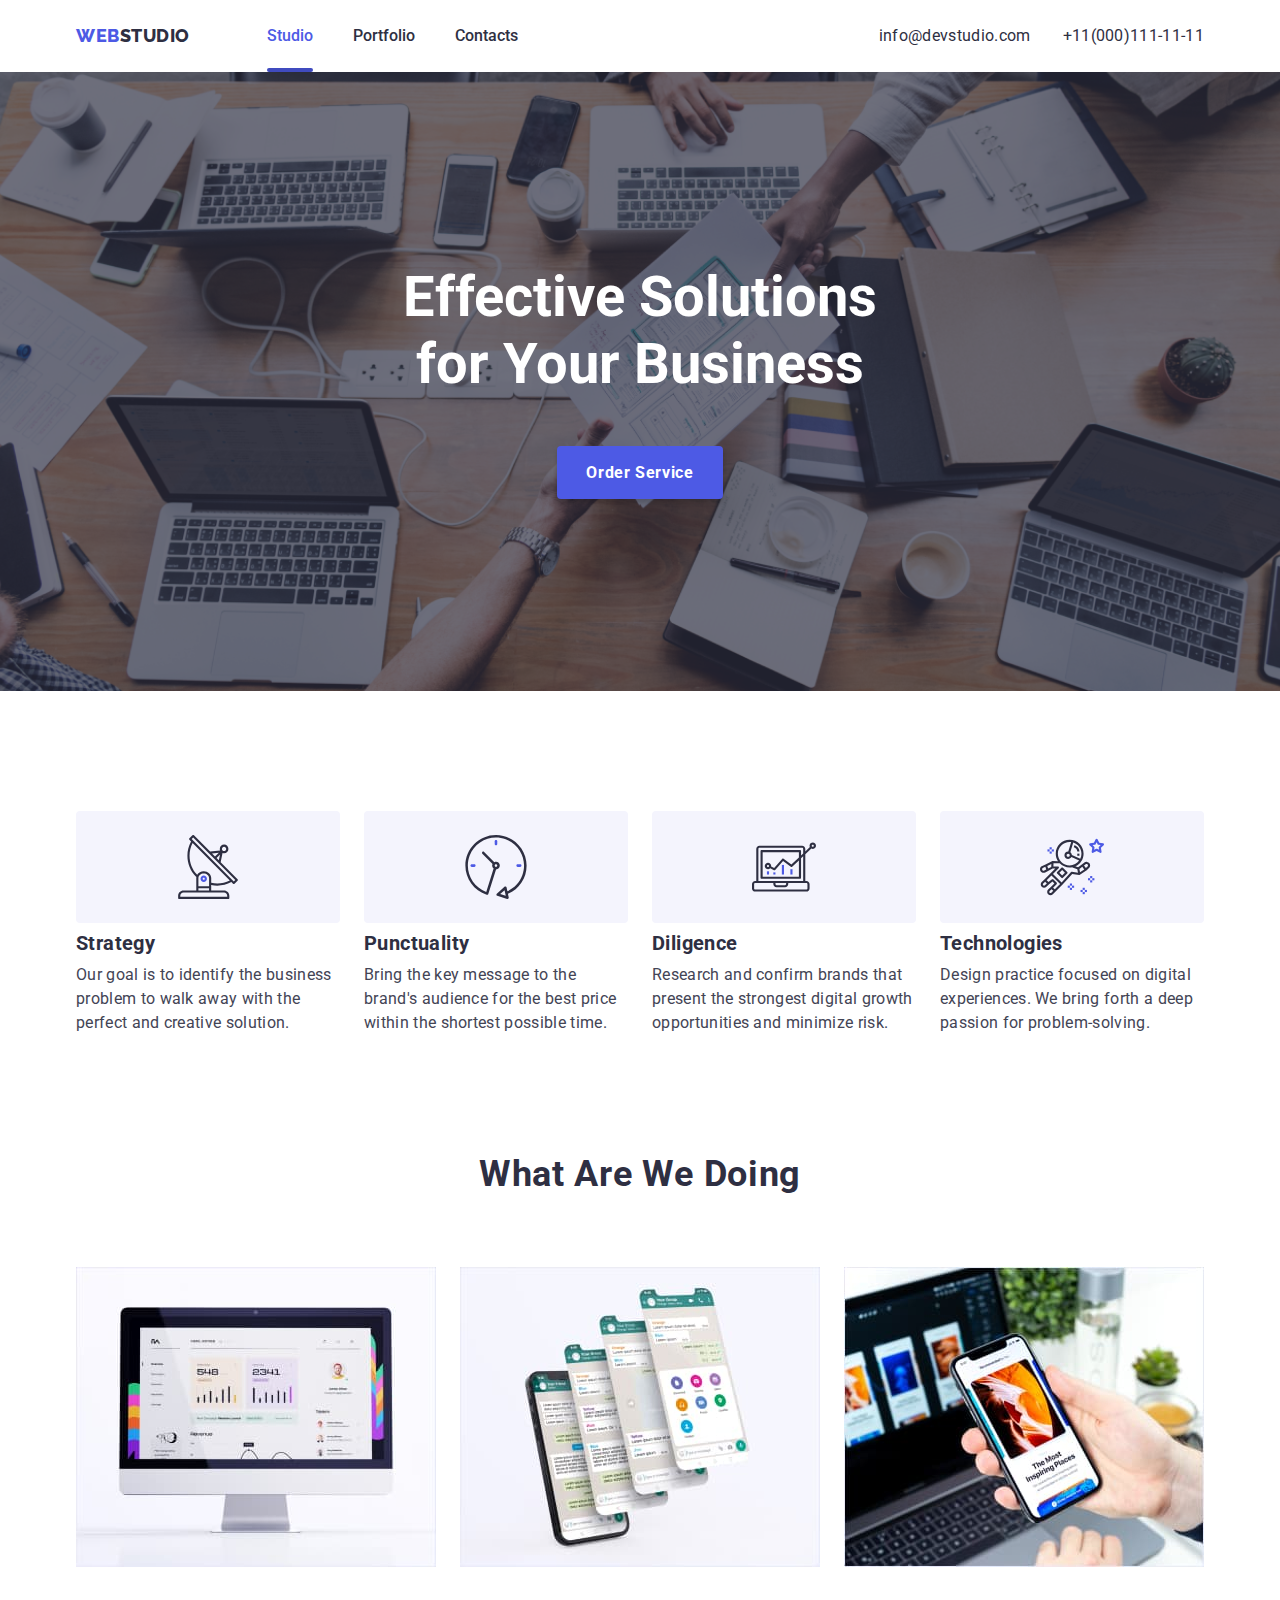
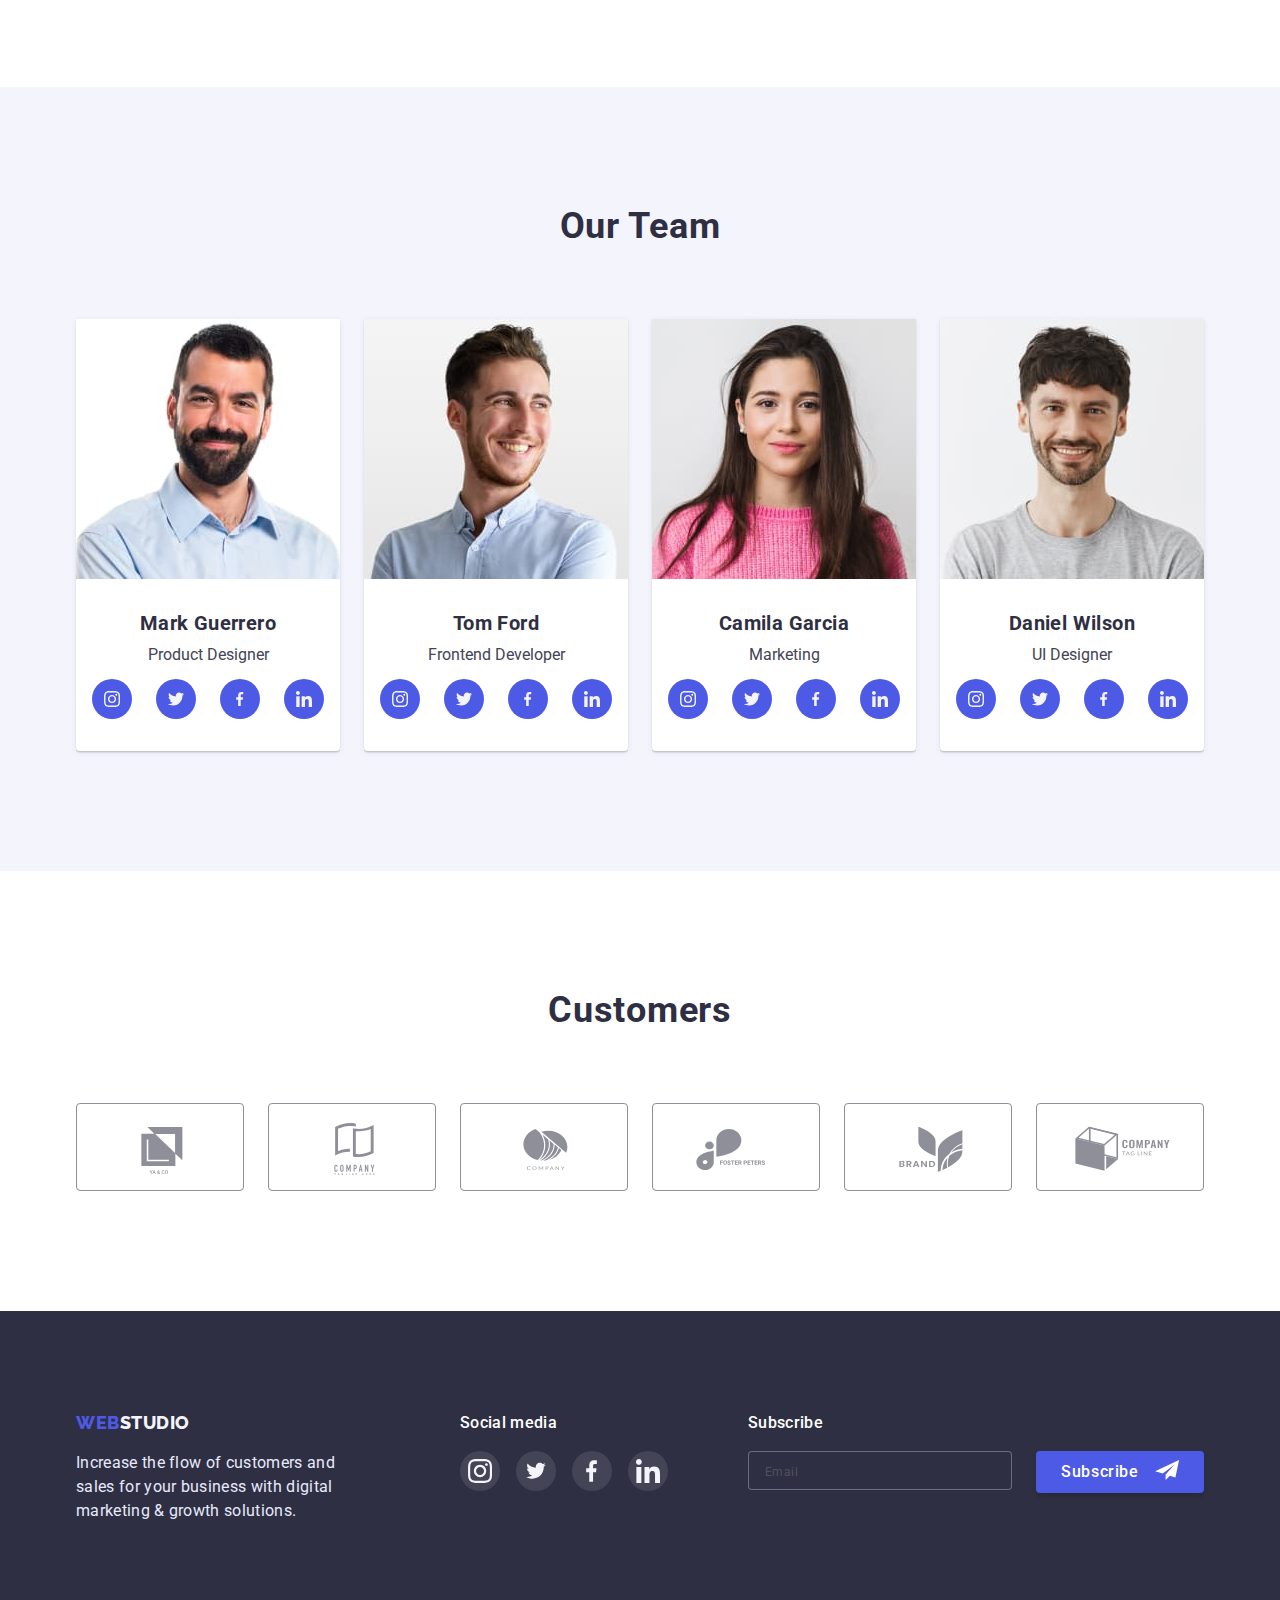
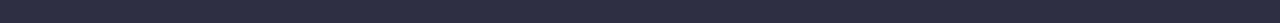
<file: index.html>
<!DOCTYPE html>
<html lang="en">
  <head>
    <meta charset="UTF-8" />
    <meta http-equiv="X-UA-Compatible" content="IE=edge" />
    <meta name="viewport" content="width=device-width, initial-scale=1.0" />
    <link rel="preconnect" href="https://fonts.googleapis.com" />
    <link rel="preconnect" href="https://fonts.gstatic.com" crossorigin />
    <link
      href="https://fonts.googleapis.com/css2?family=Raleway:wght@800&family=Roboto:wght@400;500;700;900&display=swap"
      rel="stylesheet" />
    <link
      rel="stylesheet"
      href="https://cdnjs.cloudflare.com/ajax/libs/modern-normalize/1.1.0/modern-normalize.css" />
    <link rel="stylesheet" href="css/styles.css" />
    <title>Web Studio</title>
  </head>
  <body>
    <header>
      <div class="container">
        <nav>
          <a href="" class="web">WEB<span class="studio">STUDIO</span></a>
          <ul class="navigation">
            <li>
              <a href="./index.html" class="link-menu active">Studio</a>
            </li>
            <li>
              <a href="./portfolio.html" class="link-menu">Portfolio</a>
            </li>
            <li><a href="" class="link-menu">Contacts</a></li>
          </ul>
        </nav>
        <ul class="contacts">
          <li>
            <a href="mail:info@devstudio.com" class="link-mail"
              >info@devstudio.com</a
            >
          </li>
          <li>
            <a href="tel:+11(000)111-11-11" class="link-tel"
              >+11(000)111-11-11</a
            >
          </li>
        </ul>
      </div>
    </header>
    <main>
      <section class="hero">
        <h1 class="solutions">Effective Solutions for Your Business</h1>
        <button type="button" class="button" data-modal-open>
          Order Service
        </button>    
      </section>
      <section class="section">
        <div class="container">
          <ul class="section-text">
            <li>
              <div class="anten-background">
                <svg class="anten">
                  <use href="images/icons.svg#icon-anten"></use>
                </svg>
              </div>
              <h3 class="feature">Strategy</h3>
              <p class="feature-text">
                Our goal is to identify the business problem to walk away with
                the perfect and creative solution.
              </p>
            </li>
            <li>
              <div class="clock-background">
                <svg class="clock">
                  <use href="images/icons.svg#icon-clock"></use>
                </svg>
              </div>
              <h3 class="feature">Punctuality</h3>
              <p class="feature-text">
                Bring the key message to the brand's audience for the best price
                within the shortest possible time.
              </p>
            </li>
            <li>
              <div class="notebook-background">
                <svg class="notebook">
                  <use href="images/icons.svg#icon-notebook"></use>
                </svg>
              </div>
              <h3 class="feature">Diligence</h3>
              <p class="feature-text">
                Research and confirm brands that present the strongest digital
                growth opportunities and minimize risk.
              </p>
            </li>
            <li>
              <div class="astronaut-background">
                <svg class="astronaut">
                  <use href="images/icons.svg#icon-astronaut"></use>
                </svg>
              </div>
              <h3 class="feature">Technologies</h3>
              <p class="feature-text">
                Design practice focused on digital experiences. We bring forth a
                deep passion for problem-solving.
              </p>
            </li>
          </ul>
        </div>
      </section>
      <section class="section-what">
        <div class="container">
          <h2 class="title-what">What Are We Doing</h2>
          <ul class="section-text">
            <li>
              <img
                src="images/computer.jpg"
                alt="Computer"
                width="360"
                height="300" />
            </li>
            <li>
              <img
                src="images/phone.jpg"
                alt="phone"
                width="360"
                height="300" />
            </li>
            <li>
              <img
                src="images/pc.jpg"
                alt="Phone and Computer"
                width="360"
                height="300" />
            </li>
          </ul>
        </div>
      </section>
      <section class="background-team section">
        <div class="container">
          <h2 class="title-team">Our Team</h2>
          <ul class="our-team">
            <li class="personal">
              <img
                src="images/mark.jpg"
                alt="Product Designer"
                width="264"
                height="260" />
              <h3 class="feature-team">Mark Guerrero</h3>
              <p class="team">Product Designer</p>
              <ul class="social-menu">
                <li class="social-icons">
                  <a class="social-link" href="" rel="instagram">
                    <svg class="instagram">
                      <use href="images/icons.svg#icon-instagram"></use>
                    </svg>
                  </a>
                </li>
                <li class="social-icons">
                  <a class="social-link" href="" rel="twitter">
                    <svg class="twitter">
                      <use href="images/icons.svg#icon-twitter"></use>
                    </svg>
                  </a>
                </li>
                <li class="social-icons">
                  <a class="social-link" href="" rel="facebook">
                    <svg class="facebook">
                      <use href="images/icons.svg#icon-facebook"></use>
                    </svg>
                  </a>
                </li>
                <li class="social-icons">
                  <a class="social-link" href="" rel="linkedin">
                    <svg class="linkedin">
                      <use href="images/icons.svg#icon-linkedin"></use>
                    </svg>
                  </a>
                </li>
              </ul>
            </li>
            <li class="personal">
              <img
                src="images/tom.jpg"
                alt="Frontend Developer"
                width="264"
                height="260" />
              <h3 class="feature-team">Tom Ford</h3>
              <p class="team">Frontend Developer</p>
              <div>
                <ul class="social-menu">
                  <li class="social-icons">
                    <a class="social-link" href="" rel="instagram">
                      <svg class="instagram">
                        <use href="images/icons.svg#icon-instagram"></use>
                      </svg>
                    </a>
                  </li>
                  <li class="social-icons">
                    <a class="social-link" href="" rel="twitter">
                      <svg class="twitter">
                        <use href="images/icons.svg#icon-twitter"></use>
                      </svg>
                    </a>
                  </li>
                  <li class="social-icons">
                    <a class="social-link" href="" rel="facebook">
                      <svg class="facebook">
                        <use href="images/icons.svg#icon-facebook"></use>
                      </svg>
                    </a>
                  </li>
                  <li class="social-icons">
                    <a class="social-link" href="" rel="linkedin">
                      <svg class="linkedin">
                        <use href="images/icons.svg#icon-linkedin"></use>
                      </svg>
                    </a>
                  </li>
                </ul>
              </div>
            </li>
            <li class="personal">
              <img
                src="images/camila.jpg"
                alt="Marketing"
                width="264"
                height="260" />
              <h3 class="feature-team">Camila Garcia</h3>
              <p class="team">Marketing</p>
              <div>
                <ul class="social-menu">
                  <li class="social-icons">
                    <a class="social-link" href="" rel="instagram">
                      <svg class="instagram">
                        <use href="images/icons.svg#icon-instagram"></use>
                      </svg>
                    </a>
                  </li>
                  <li class="social-icons">
                    <a class="social-link" href="" rel="twitter">
                      <svg class="twitter">
                        <use href="images/icons.svg#icon-twitter"></use>
                      </svg>
                    </a>
                  </li>
                  <li class="social-icons">
                    <a class="social-link" href="" rel="facebook">
                      <svg class="facebook">
                        <use href="images/icons.svg#icon-facebook"></use>
                      </svg>
                    </a>
                  </li>
                  <li class="social-icons">
                    <a class="social-link" href="" rel="linkedin">
                      <svg class="linkedin">
                        <use href="images/icons.svg#icon-linkedin"></use>
                      </svg>
                    </a>
                  </li>
                </ul>
              </div>
            </li>
            <li class="personal">
              <img
                src="images/daniel.jpg"
                alt="UI Designer"
                width="264"
                height="260" />
              <h3 class="feature-team">Daniel Wilson</h3>
              <p class="team">UI Designer</p>
              <div>
                <ul class="social-menu">
                  <li class="social-icons">
                    <a class="social-link" href="" rel="instagram">
                      <svg class="instagram">
                        <use href="images/icons.svg#icon-instagram"></use>
                      </svg>
                    </a>
                  </li>
                  <li class="social-icons">
                    <a class="social-link" href="" rel="twitter">
                      <svg class="twitter">
                        <use href="images/icons.svg#icon-twitter"></use>
                      </svg>
                    </a>
                  </li>
                  <li class="social-icons">
                    <a class="social-link" href="" rel="facebook">
                      <svg class="facebook">
                        <use href="images/icons.svg#icon-facebook"></use>
                      </svg>
                    </a>
                  </li>
                  <li class="social-icons">
                    <a class="social-link" href="" rel="linkedin">
                      <svg class="linkedin">
                        <use href="images/icons.svg#icon-linkedin"></use>
                      </svg>
                    </a>
                  </li>
                </ul>
              </div>
            </li>
          </ul>
        </div>
      </section>
      <section class="section">
        <div class="container">
          <h2 class="title-team">Customers</h2>
          <ul class="customers">
            <li class="customers-background">
              <a class="customers-link" href="" rel="YA CO">
                <svg class="YA-CO">
                  <use href="images/icons.svg#icon-YA--CO"></use>
                </svg>
              </a>
            </li>
            <li class="customers-background">
              <a class="customers-link" href="" rel="company tagline here">
                <svg class="tagline-here">
                  <use href="images/icons.svg#icon-company-tagline-here"></use>
                </svg>
              </a>
            </li>
            <li class="customers-background">
              <a class="customers-link" href="" rel="company">
                <svg class="company">
                  <use href="images/icons.svg#icon-company"></use>
                </svg>
              </a>
            </li>
            <li class="customers-background">
              <a class="customers-link" href="" rel="foster peters">
                <svg class="foster-peters">
                  <use href="images/icons.svg#icon-foster-peters"></use>
                </svg>
              </a>
            </li>
            <li class="customers-background">
              <a class="customers-link" href="" rel="brand">
                <svg class="brand">
                  <use href="images/icons.svg#icon-brand"></use>
                </svg>
              </a>
            </li>
            <li class="customers-background">
              <a class="customers-link" href="" rel="company tag line">
                <svg class="tag-line">
                  <use href="images/icons.svg#icon-company-tag-line"></use>
                </svg>
              </a>
            </li>
          </ul>
        </div>
      </section>
    </main>
    <footer class="footer">
      <div class="container flex-footer">
        <div>
          <a href="" class="footer-web"
            >WEB<span class="footer-studio">STUDIO</span></a
          >
          <p class="footer-text">
            Increase the flow of customers and sales for your business with
            digital marketing & growth solutions.
          </p>
        </div>
        <div class="footer-social">
          <h3 class="social-media">Social media</h3>
          <ul class="social-menu-footer">
            <li class="social-icons-footer">
              <a class="social-footer-link" href="" rel="instagram">
                <svg class="instagram-footer">
                  <use href="images/icons.svg#icon-instagram"></use>
                </svg>
              </a>
            </li>
            <li class="social-icons-footer">
              <a class="social-footer-link" href="" rel="twitter">
                <svg class="twitter-footer">
                  <use href="images/icons.svg#icon-twitter"></use>
                </svg>
              </a>
            </li>
            <li class="social-icons-footer">
              <a class="social-footer-link" href="" rel="facebook">
                <svg class="facebook-footer">
                  <use href="images/icons.svg#icon-facebook"></use>
                </svg>
              </a>
            </li>
            <li class="social-icons-footer">
              <a class="social-footer-link" href="" rel="linkedin">
                <svg class="linkedin-footer">
                  <use href="images/icons.svg#icon-linkedin"></use>
                </svg>
              </a>
            </li>
          </ul>
        </div>
      <div class="footer-form-fild"> 
        <p class="footer-form">Subscribe</p>       
        <form class="footer-form">
         <label> 
           <input type="email" name="email" id="email" placeholder="Email" />
           </label>                   
          <button tupe="submit" class="subscribe">Subscribe
            <svg class="svg-subscrible" width="24" height="20">
              <use href="images/icons.svg#icon-icon-send"></use>
            </svg>
          </button>
        </form>
      </div>
      </div>
    </footer>    
    <div class="backdrop is-hidden" data-modal>
      <div class="modal">        
        <button class="button-close" data-modal-close type="button">          
          <svg class="close">
            <use href="images/icons.svg#icon-x"></use>
           </svg>  
        </button>
        <h3 class="form-titel">Leave your contacts and we will call you back</h3>
        <form class="form">
          <span class="form-label">Name</span>
            <label>
             <div class="form-fild">             
          <input class="form-input" type="text" name="name" id= "name"/>  
           <svg class="svg-form" width="18" height="18">
            <use href="images/icons.svg#icon-name"></use>
          </svg>                 
          </div></label>
          <span class="form-label">Phone</span>
           <label>          
           <div class="form-fild">                    
          <input class="form-input" type="tel" name="tel" id="tel" />
          <svg class="svg-form" width="18" height="18">
              <use href="images/icons.svg#icon-phone-3"></use>
            </svg>
          </div></label>
          <span class="form-label">Email</span>
          <label>            
          <div class="form-fild">                          
          <input class="form-input" type="email" name="email" id="email" />
           <svg class="svg-form" width="18" height="18">
              <use href="images/icons.svg#icon-email"></use>
            </svg>   
          </div></label>
          <span class="form-comment">Comment</span>
          <label>
          <div class="form-fild-comment">           
          <textarea class="form-textarea" name="comment" id="comment" rows="8" placeholder="Text input"></textarea> 
            </div></label>
            <label class="checkbox-laber">
              <input type="checkbox" name="checkbox" value="true"  required=""/>
             <span class="checkbox-text">
              I accept the terms and conditions of the
            </span> 
              <a href="" class="checkbox-link" target="_blank">Privacy Policy</a>
            </label>                    
          <button tupe="submit" class="send">Send</button>
        </form>      
      </div>
    </div>
    <script src="./js/modal.js"></script>
  </body>
</html>
</file>
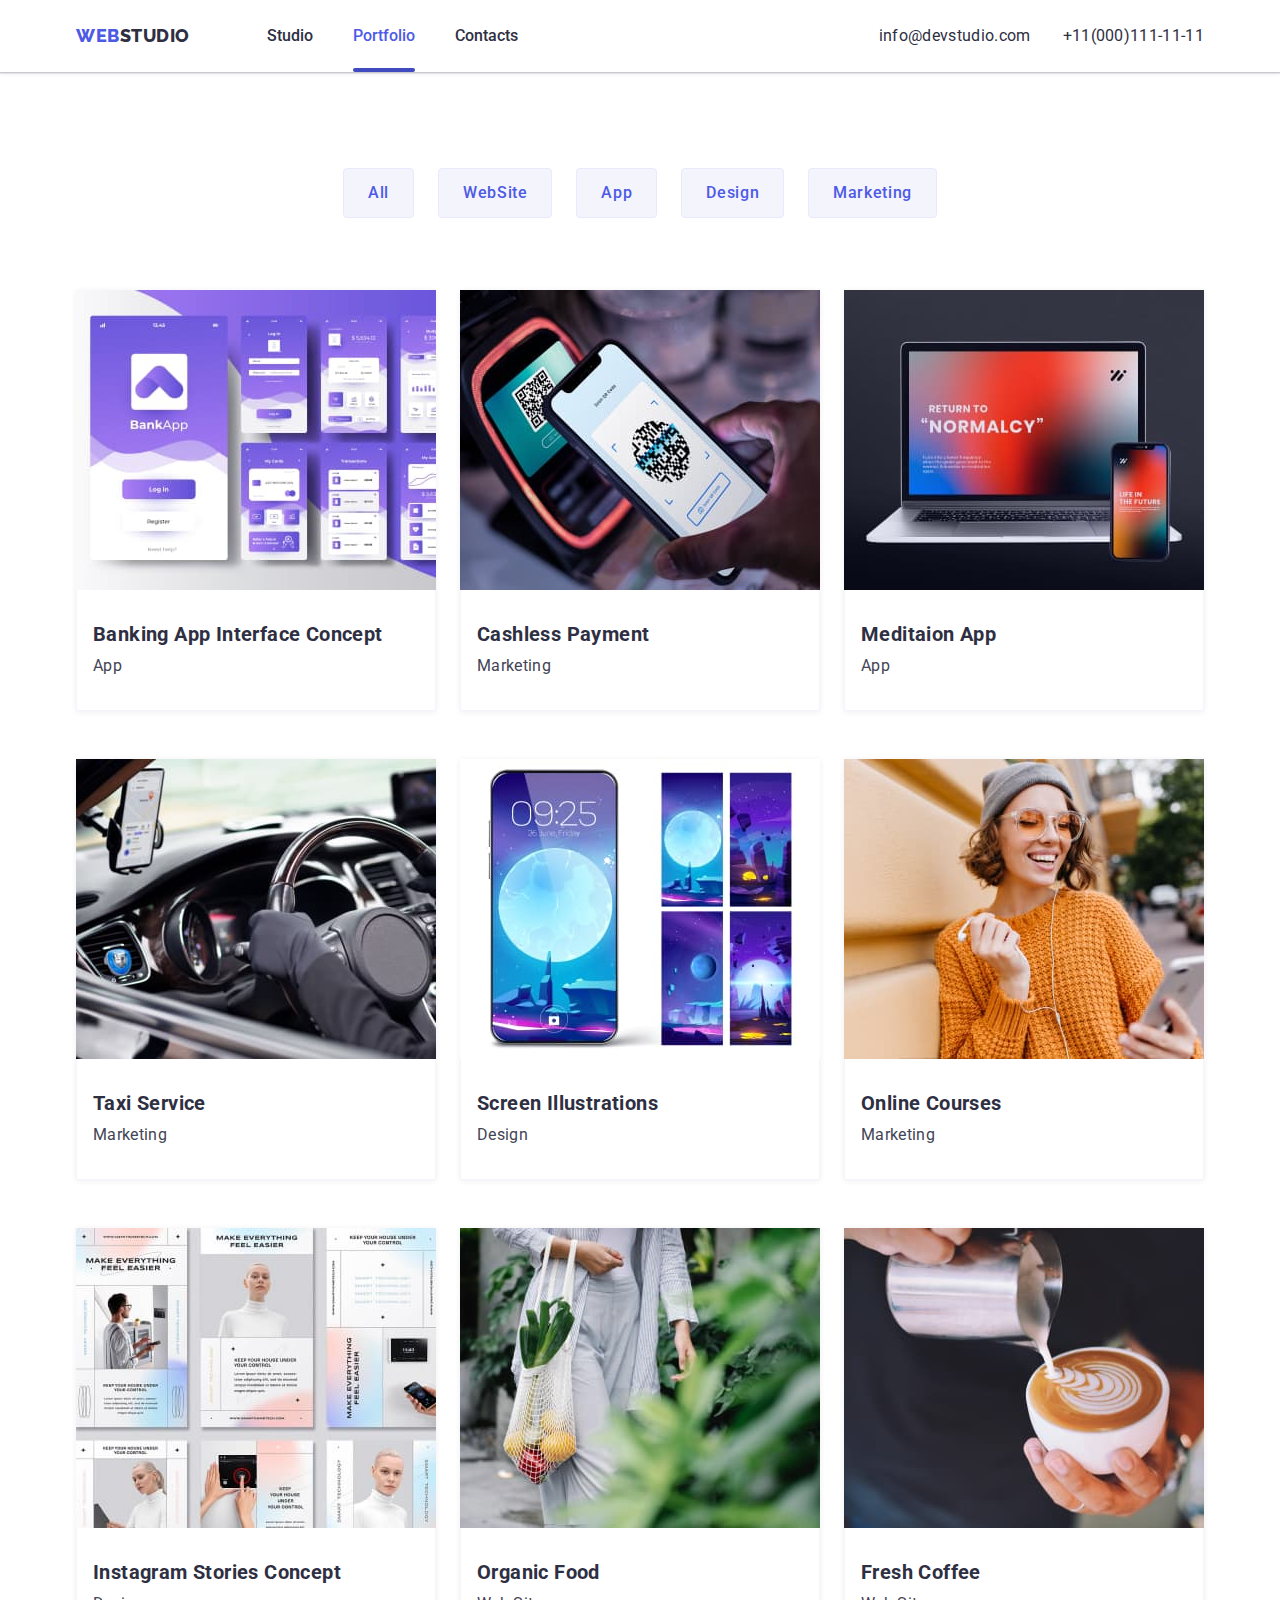
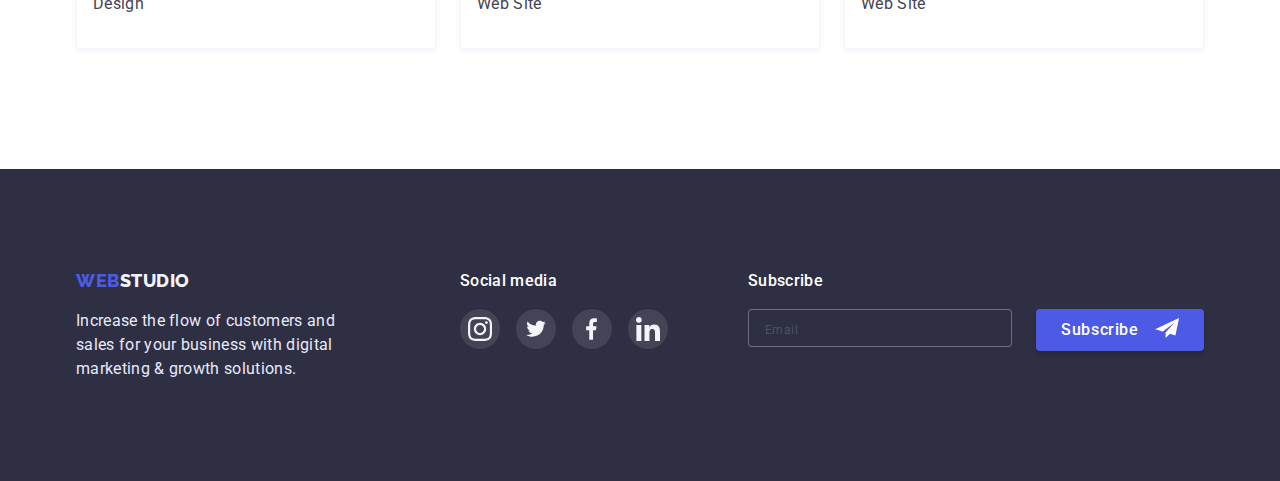
<file: portfolio.html>
<!DOCTYPE html>
<html lang="en">
  <head>
    <meta charset="UTF-8" />
    <meta http-equiv="X-UA-Compatible" content="IE=edge" />
    <meta name="viewport" content="width=device-width, initial-scale=1.0" />
    <link rel="preconnect" href="https://fonts.googleapis.com" />
    <link rel="preconnect" href="https://fonts.gstatic.com" crossorigin />
    <link
      href="https://fonts.googleapis.com/css2?family=Raleway:wght@800&family=Roboto:wght@400;500;700;900&display=swap"
      rel="stylesheet" />
    <link
      rel="stylesheet"
      href="https://cdnjs.cloudflare.com/ajax/libs/modern-normalize/1.1.0/modern-normalize.css" />
    <link rel="stylesheet" href="css/styles.css" />
    <title>Portfolio</title>
  </head>
  <body>
    <header>
      <div class="container">
        <nav>
          <a href="" class="web">WEB<span class="studio">STUDIO</span></a>
          <ul class="navigation">
            <li>
              <a href="./index.html" class="link-menu">Studio</a>
            </li>
            <li>
              <a href="./portfolio.html" class="link-menu active">Portfolio</a>
            </li>
            <li><a href="#" class="link-menu">Contacts</a></li>
          </ul>
        </nav>
        <ul class="contacts">
          <li>
            <a href="mail:info@devstudio.com" class="link-mail"
              >info@devstudio.com</a
            >
          </li>
          <li>
            <a href="tel:+11(000)111-11-11" class="link-tel"
              >+11(000)111-11-11</a
            >
          </li>
        </ul>
      </div>
    </header>
    <main>
      <section class="section-portfolio section">
        <div class="container">
          <ul class="menu">
            <li>
              <button type="button" class="btn btn-text">All</button></a
              >
            </li>
            <li><button type="button" class="btn btn-text">WebSite</button></li>
            <li><button type="button" class="btn btn-text">App</button></li>
            <li><button type="button" class="btn btn-text">Design</button></li>
            <li>
              <button type="button" class="btn btn-text">Marketing</button>
            </li>
          </ul>
          <ul class="content-menu">
            <li class="content-portfolio">
              <a href="#" class="cards-link">
                <div class="text-cards">
                  <img
                    src="images/bankingapp.jpg"
                    alt="Banking App"
                    width="360"
                    height="300" />
                  <p class="blue-overley">
                    14 Stylish and User-Friendly App Design Concepts · Task
                    Manager App · Calorie Tracker App · Exotic Fruit Ecommerce
                    App · Cloud Storage App
                  </p>
                </div>
                <div class="content-border">
                  <h3 class="feature">Banking App Interface Concept</h3>
                  <p class="project-card">App</p>
                </div>
              </a>
            </li>
            <li class="content-portfolio">
              <a href="#" class="cards-link">
                <div class="text-cards">
                  <img
                    src="images/cashlesspayment.jpg"
                    alt="Cashless Payment"
                    width="360"
                    height="300" />
                  <p class="blue-overley">
                    14 Stylish and User-Friendly App Design Concepts · Task
                    Manager App · Calorie Tracker App · Exotic Fruit Ecommerce
                    App · Cloud Storage App
                  </p>
                </div>
                <div class="content-border">
                  <h3 class="feature">Cashless Payment</h3>
                  <p class="project-card">Marketing</p>
                </div>
              </a>
            </li>
            <li class="content-portfolio">
              <a href="#" class="cards-link">
                <div class="text-cards">
                  <img
                    src="images/meditaionapp.jpg"
                    alt="Meditaion App"
                    width="360"
                    height="300" />
                  <p class="blue-overley">
                    14 Stylish and User-Friendly App Design Concepts · Task
                    Manager App · Calorie Tracker App · Exotic Fruit Ecommerce
                    App · Cloud Storage App
                  </p>
                </div>
                <div class="content-border">
                  <h3 class="feature">Meditaion App</h3>
                  <p class="project-card">App</p>
                </div>
              </a>
            </li>
            <li class="content-portfolio">
              <a href="#" class="cards-link">
                <div class="text-cards">
                  <img
                    src="images/taxiservice.jpg"
                    alt="Taxi Service"
                    width="360"
                    height="300" />
                  <p class="blue-overley">
                    14 Stylish and User-Friendly App Design Concepts · Task
                    Manager App · Calorie Tracker App · Exotic Fruit Ecommerce
                    App · Cloud Storage App
                  </p>
                </div>
                <div class="content-border">
                  <h3 class="feature">Taxi Service</h3>
                  <p class="project-card">Marketing</p>
                </div>
              </a>
            </li>
            <li class="content-portfolio">
              <a href="#" class="cards-link">
                <div class="text-cards">
                  <img
                    src="images/screenillustrations.jpg"
                    alt="Screen Illustrations"
                    width="360"
                    height="300" />
                  <p class="blue-overley">
                    14 Stylish and User-Friendly App Design Concepts · Task
                    Manager App · Calorie Tracker App · Exotic Fruit Ecommerce
                    App · Cloud Storage App
                  </p>
                </div>
                <div class="content-border">
                  <h3 class="feature">Screen Illustrations</h3>
                  <p class="project-card">Design</p>
                </div>
              </a>
            </li>
            <li class="content-portfolio">
              <a href="#" class="cards-link">
                <div class="text-cards">
                  <img
                    src="images/onlinecourses.jpg"
                    alt="Online Courses"
                    width="360"
                    height="300" />
                  <p class="blue-overley">
                    14 Stylish and User-Friendly App Design Concepts · Task
                    Manager App · Calorie Tracker App · Exotic Fruit Ecommerce
                    App · Cloud Storage App
                  </p>
                </div>
                <div class="content-border">
                  <h3 class="feature">Online Courses</h3>
                  <p class="project-card">Marketing</p>
                </div>
              </a>
            </li>
            <li class="content-portfolio">
              <a href="#" class="cards-link">
                <div class="text-cards">
                  <img
                    src="images/instagramStories.jpg"
                    alt="Instagram Stories Concept"
                    width="360"
                    height="300" />
                  <p class="blue-overley">
                    14 Stylish and User-Friendly App Design Concepts · Task
                    Manager App · Calorie Tracker App · Exotic Fruit Ecommerce
                    App · Cloud Storage App
                  </p>
                </div>
                <div class="content-border">
                  <h3 class="feature">Instagram Stories Concept</h3>
                  <p class="project-card">Design</p>
                </div>
              </a>
            </li>
            <li class="content-portfolio">
              <a href="#" class="cards-link">
                <div class="text-cards">
                  <img
                    src="images/organicfood.jpg"
                    alt="Organic Food"
                    width="360"
                    height="300" />
                  <p class="blue-overley">
                    14 Stylish and User-Friendly App Design Concepts · Task
                    Manager App · Calorie Tracker App · Exotic Fruit Ecommerce
                    App · Cloud Storage App
                  </p>
                </div>
                <div class="content-border">
                  <h3 class="feature">Organic Food</h3>
                  <p class="project-card">Web Site</p>
                </div>
              </a>
            </li>
            <li class="content-portfolio">
              <a href="#" class="cards-link">
                <div class="text-cards">
                  <img
                    src="images/freshcoffee.jpg"
                    alt="Fresh Coffee"
                    width="360"
                    height="300" />
                  <p class="blue-overley">
                    14 Stylish and User-Friendly App Design Concepts · Task
                    Manager App · Calorie Tracker App · Exotic Fruit Ecommerce
                    App · Cloud Storage App
                  </p>
                </div>
                <div class="content-border">
                  <h3 class="feature">Fresh Coffee</h3>
                  <p class="project-card">Web Site</p>
                </div>
              </a>
            </li>
          </ul>
        </div>
      </section>
    </main>
    <footer class="footer">
      <div class="container flex-footer">
        <div>
          <a href="" class="footer-web"
            >WEB<span class="footer-studio">STUDIO</span></a
          >
          <p class="footer-text">
            Increase the flow of customers and sales for your business with
            digital marketing & growth solutions.
          </p>
        </div>
        <div class="footer-social">
          <h3 class="social-media">Social media</h3>
          <ul class="social-menu-footer">
            <li class="social-icons-footer">
              <a class="social-footer-link" href="" rel="instagram">
                <svg class="instagram-footer">
                  <use href="images/icons.svg#icon-instagram"></use>
                </svg>
              </a>
            </li>
            <li class="social-icons-footer">
              <a class="social-footer-link" href="" rel="twitter">
                <svg class="twitter-footer">
                  <use href="images/icons.svg#icon-twitter"></use>
                </svg>
              </a>
            </li>
            <li class="social-icons-footer">
              <a class="social-footer-link" href="" rel="facebook">
                <svg class="facebook-footer">
                  <use href="images/icons.svg#icon-facebook"></use>
                </svg>
              </a>
            </li>
            <li class="social-icons-footer">
              <a class="social-footer-link" href="" rel="linkedin">
                <svg class="linkedin-footer">
                  <use href="images/icons.svg#icon-linkedin"></use>
                </svg>
              </a>
            </li>
          </ul>
        </div>
        <div class="footer-form-fild"> 
          <p class="footer-form">Subscribe</p>       
          <form class="footer-form">
           <label> 
             <input type="email" name="email" id="email" placeholder="Email" />
             </label>                   
            <button tupe="submit" class="subscribe">Subscribe
              <svg class="svg-subscrible" width="24" height="20">
                <use href="images/icons.svg#icon-icon-send"></use>
              </svg>
            </button>
          </form>
        </div>
      </div>
    </footer>
  </body>
</html>
</file>
<file: css/styles.css>
:root {
  --body-bg-color: #ffffff;
  --body-text-color: #434455;
  --primary-brand: #4d5ae5;
  --logo-studio-footer: #f4f4fd;
  --text-color: #2e2f42;
  --team-bg-color: #f4f4fd;
  --footer-text-color: #e7e9fc;
  --shadow: rgba(0, 0, 0, 0.08);
  --box-shadow: rgba(0, 0, 0, 0.15);
  --btn-hover: rgba(0, 0, 0, 0.12);
  --btn-hover-color: rgba(0, 0, 0, 0.1);
  --personal-color: rgba(46, 47, 66, 0.08);
  --personal: rgba(46, 47, 66, 0.16);
  --svg-background: #8e8f99;
  --buttom-hover-color: #404bbf;
  --svg-icons-background: rgba(255, 255, 255, 0.1);
  --hover-social-icons: #31d0aa;
  --backdrop: rgba(46, 47, 66, 0.4);
  --modal: #fcfcfc;
  --modal-box-shadow: rgba(0, 0, 0, 0.14);
  --modal-shadow: rgba(0, 0, 0, 0.2);
  --cubic-bezier: cubic-bezier(0.4, 0, 0.2, 1);
  --form-input: rgba(33, 33, 33, 0.2);
  --submit: #757575;
  --plaseholder: rgba(117, 117, 117, 0.5);
  --footer-input: rgba(255, 255, 255, 0.3);
}

* {
  box-sizing: border-box;
  padding: 0px;
  margin: 0px;
}

/* header */

header {
  box-shadow: 0px 2px 1px var(--personal-color), 0px 1px 1px var(--personal),
    0px 1px 6px var(--personal-color);
}

header .container {
  display: flex;
  background: var(--body-bg-color);
  padding-top: 24px;
  padding-bottom: 24px;
}

.container {
  width: 1158px;
  padding: 0 15px;
  margin: 0 auto;
}

/* global tegs */

body {
  font-family: "Roboto", sans-serif;
  background-color: #ffffff;
  color: var(--body-text-color);
}

nav {
  display: flex;
  align-items: center;
}

ul {
  list-style-type: none;
}

a {
  text-decoration: none;
}

a:hover,
a:focus {
  color: var(--primary-brand);
}

h2 {
  margin-bottom: 72px;
}

h3 {
  margin: 0;
}

img {
  display: block;
  width: 100%;
  height: auto;
}

/* page studio */

/* logo */

.web {
  font-family: "Raleway", sans-serif;
  font-weight: 800;
  font-size: 18px;
  line-height: 1.33;
  color: var(--primary-brand);
  letter-spacing: 0.03em;
}

.studio {
  font-family: "Raleway", sans-serif;
  font-weight: 800;
  font-size: 18px;
  line-height: 1.33;
  color: var(--text-color);
  letter-spacing: 0.03em;
}

/* navigation */

.navigation {
  display: flex;
  flex-direction: row;
  gap: 40px;
  margin-left: 77px;
}

.active::after {
  width: 100%;
  height: 4px;
  content: "";
  display: block;
  position: absolute;
  bottom: -3px;
  border-radius: 2px;
  background: var(--buttom-hover-color);
}

.contacts {
  display: flex;
  flex-direction: row;
  gap: 32px;
  margin-left: auto;
}

.link-menu {
  font-weight: 500;
  font-size: 16px;
  line-height: 1.5;
  color: var(--text-color);
  padding-top: 24px;
  padding-bottom: 24px;
  transition: background-color 250ms var(--cubic-bezier),
    fill 250ms var(--cubic-bezier);
}

.link-menu:hover,
.link-menu:focus {
  color: var(--primary-brand);
}

.link-menu.active {
  color: var(--primary-brand);
  position: relative;
}

/* tel, mail */

.link-tel,
.link-mail {
  font-weight: 400;
  font-size: 16px;
  line-height: 1.5;
  color: var(--text-color);
  letter-spacing: 0.02em;
  padding-top: 24px;
  padding-bottom: 24px;
}

.link-mail:hover,
.link-tel:hover,
.link-mail:focus,
.link-tel:focus {
  color: var(--primary-brand);
}

/* hero */

.hero {
  background-image: url(../images/dark-bg.png),
    url(../images/people-officee.png);
  background-repeat: no-repeat;
  background-position: center;
  background-size: cover;
  background-color: var(--body-text-color);
  text-align: center;
  padding: 192px 0;
  margin: 0 auto;
  max-width: 1440px;
}

.solutions {
  font-weight: 700;
  font-size: 56px;
  line-height: 1.2;
  color: var(--body-bg-color);
  max-width: 495px;
  margin: 0 auto;
}

.button {
  background: var(--primary-brand);
  box-shadow: 0px 4px 4px var(--box-shadow);
  border-radius: 4px;
  cursor: pointer;
  font-family: inherit;
  font-weight: 700;
  font-size: 16px;
  line-height: 1.19;
  color: var(--body-bg-color);
  letter-spacing: 0.04em;
  margin-top: 48px;
  padding: 16px 28px;
  border: 1px solid transparent;
  transition: background-color 250ms var(--cubic-bezier),
    fill 250ms var(--cubic-bezier);
}

.button:hover,
.button:focus {
  background: var(--buttom-hover-color);
}

/* modal widow */

.backdrop {
  position: fixed;
  top: 0;
  left: 0;
  width: 100%;
  height: 100%;
  background-color: var(--backdrop);
  border-radius: 4px;
  transition: opacity 250ms var(--cubic-bezier),
    visibility 250ms var(--cubic-bezier);
}

.backdrop.is-hidden {
  opacity: 0;
  visibility: hidden;
  pointer-events: none;
}

.modal {
  position: absolute;
  top: 50%;
  left: 50%;
  width: 408px;
  padding-top: 72px;
  padding-bottom: 24px;
  padding-left: 24px;
  padding-right: 24px;
  transform: translate(-50%, -50%) scale(1);
  border-radius: 4px;
  background-color: var(--modal);
  box-shadow: 0px 1px 1px var(--modal-box-shadow), 0px 1px 3px var(--btn-hover),
    0px 2px 1px var(--box-shadow);
  transition: opacity 250ms var(--cubic-bezier),
    visibility 250ms var(--cubic-bezier);
}

.button-close {
  display: flex;
  justify-content: center;
  align-items: center;
  width: 24px;
  height: 24px;
  position: absolute;
  top: 24px;
  right: 24px;
  background-color: var(--footer-text-color);
  border-radius: 50%;
  border: 1px solid var(--btn-hover-color);
  transition: background-color 250ms var(--cubic-bezier),
    fill 250ms var(--cubic-bezier);
  cursor: pointer;
}

.close {
  width: 8px;
  height: 8px;
}

.button-close:hover,
.button-close:focus {
  background-color: var(--primary-brand);
  fill: var(--body-bg-color);
}

.form-titel {
  font-weight: 500;
  font-family: inherit;
  font-size: 16px;
  line-height: 1.5;
  color: var(--text-color);
  letter-spacing: 0.02em;
  text-align: center;
  padding: 0;
  margin-bottom: 16px;
}

.form {
  width: 360px;
  margin-left: auto;
  margin-right: auto;
}

.form-fild {
  display: flex;
  flex-direction: column;
  margin-bottom: 26px;
  margin-top: 4px;  
}

.form-label {
  font-family: inherit;
  font-weight: 400;
  font-size: 12px;
  line-height: 1.1;
  color: var(--svg-background);
  letter-spacing: 0.01em;  
}

.form-input {
  height: 40px; 
  padding-left: 38px; 
  outline: none;
 border-radius: 4px;
 border: 1px solid var(--form-input);
 transition: background-color 250ms var(--cubic-bezier),
 fill 250ms var(--cubic-bezier);

}

.form-input:hover , 
.form-input:focus {
   border-radius: 4px;
   border: 1px solid var(--primary-brand) ;
}


.form-input:hover + .svg-form,
.form-input:focus + .svg-form {
  fill: var(--primary-brand);
}

.form-fild-comment {
  display: flex;
  flex-direction: column;
  margin-bottom: 16px;
  width: 360px;  
}

.form-comment {
  font-family: inherit;
  font-weight: 400;
  font-size: 12px;
  line-height: 1.1;
  color: var(--svg-background);
  letter-spacing: 0.01em;  
}

.form-textarea {
  resize: none;
  outline: none;
  padding-left: 16px;
  padding-top: 8px;
  margin-top: 4px;
  border-radius: 4px;
  border: 1px solid var(--form-input); 
 
}

.form-textarea:hover,
.form-textarea:focus  {
  border-radius: 4px;
  border: 1px solid var(--primary-brand) ;
}

.form-textarea::placeholder {
  font-weight: 400;
  font-family: inherit;
  font-size: 12px;
  line-height: 1.3;
  color: var(--plaseholder);
  letter-spacing: 0.04em;
}

.checkbox-label {
  display: flex;   
  }


.checkbox-text {
  font-family: inherit;  
  font-weight: 400;
  font-size: 12px;
  line-height: 1.3em;
  letter-spacing: 0.04em;
  color: var(--submit);  
   margin-bottom: 24px;
}



.checkbox-link {
  font-weight: 400;
  font-family: inherit;
  text-decoration: underline;
  font-size: 12px;
  line-height: 1.3;
  color: var(--submit);
  letter-spacing: 0.04em; 
  padding-left: 4px; 
}

.send {
  display: block;
  background: var(--primary-brand);
  box-shadow: 0px 4px 4px var(--box-shadow);
  border-radius: 4px;
  cursor: pointer;
  font-family: inherit;
  font-weight: 500;
  font-size: 16px;
  line-height: 1.5;
  color: var(--body-bg-color);
  letter-spacing: 0.04em;
  width: 169px;
  padding: 16px 32px 16px 32px;
  margin: auto;
  margin-top: 24px;
  border: 1px solid transparent;
  transition: background-color 250ms var(--cubic-bezier),
  fill 250ms var(--cubic-bezier);
}

.send:hover,
.send:focus {
background: var(--buttom-hover-color);
}

.svg-form {
position: absolute;
 margin-top: 14px;
 margin-left: 19px;
 margin-bottom: 14px;
 width: 12px; 
 height:12px;
 
}

/* section text strategy */

.section-text {
  display: flex;
  flex-direction: row;
  gap: 24px;
}

.section {
  padding: 120px 0;
}

.anten-background {
  width: 264px;
  height: 112px;
  border-radius: 4px;
  margin-bottom: 8px;
  background-color: var(--logo-studio-footer);
  display: flex;
  justify-content: center;
  align-items: center;
}

.anten {
  width: 64px;
  height: 64px;
}

.clock-background {
  background-color: var(--logo-studio-footer);
  border-radius: 4px;
  margin-bottom: 8px;
  width: 264px;
  height: 112px;
  display: flex;
  justify-content: center;
  align-items: center;
}

.clock {
  width: 64px;
  height: 64px;
}

.notebook-background {
  background-color: var(--logo-studio-footer);
  border-radius: 4px;
  margin-bottom: 8px;
  width: 264px;
  height: 112px;
  display: flex;
  justify-content: center;
  align-items: center;
}

.notebook {
  width: 64px;
  height: 64px;
}

.astronaut-background {
  background-color: var(--logo-studio-footer);
  border-radius: 4px;
  margin-bottom: 8px;
  width: 264px;
  height: 112px;
  display: flex;
  justify-content: center;
  align-items: center;
}

.astronaut {
  width: 64px;
  height: 64px;
}

.feature {
  font-weight: 700;
  font-size: 20px;
  line-height: 1.2;
  color: var(--text-color);
  letter-spacing: 0.02em;
  margin: 0;
  margin-bottom: 8px;
}

.feature-text {
  font-size: 16px;
  line-height: 1.5;
  color: var(--body-text-color);
  letter-spacing: 0.02em;
}

/* section-what */

.section-what {
  padding-bottom: 120px;
}

.title-what {
  font-size: 36px;
  line-height: 1.11;
  color: var(--text-color);
  letter-spacing: 0.02em;
  text-align: center;
}

/* team */

.background-team {
  background: var(--logo-studio-footer);
}

.title-team {
  font-size: 36px;
  line-height: 1.11;
  color: var(--text-color);
  letter-spacing: 0.02em;
  text-align: center;
}

.our-team {
  display: flex;
  flex-direction: row;
  gap: 24px;
}

.personal {
  width: 264px;
  padding-bottom: 32px;
  background: var(--body-bg-color);
  box-shadow: 0px 1px 6px var(--personal-color), 0px 1px 1px var(--personal),
    0px 2px 1px var(--personal-color);
  border-radius: 0px 0px 4px 4px;
  text-align: center;
}

.feature-team {
  font-weight: 700;
  font-size: 20px;
  line-height: 1.2;
  color: var(--text-color);
  letter-spacing: 0.02em;
  margin-top: 32px;
  margin-bottom: 8px;
}

.team {
  font-family: "Roboto";
  font-weight: 400;
  font-size: 16px;
  line-height: 1.5;
  color: var(--body-text-color);
}

.social-menu {
  display: flex;
  gap: 24px;
  justify-content: center;
  margin-top: 12px;
}

.social-icons {
  width: 40px;
  height: 40px;
  background-color: var(--primary-brand);
  border-radius: 50%;
  display: flex;
  justify-content: center;
  align-items: center;
  transition: background-color 250ms var(--cubic-bezier),
    fill 250ms var(--cubic-bezier);
}

.social-icons:hover,
.social-icons:focus {
  background: var(--buttom-hover-color);
}

.social-link {
  padding: 12px;
  width: 100%;
  height: 100%;
}

.instagram {
  width: 16px;
  height: 16px;
}

.twitter {
  width: 16px;
  height: 16px;
}

.facebook {
  width: 8px;
  height: 16px;
}

.linkedin {
  width: 16px;
  height: 16px;
}

/* customers */

.customers {
  display: flex;
  justify-self: center;
  flex-direction: row;
  gap: 24px;
}

.customers-background {
  background-color: var(--body-bg-color);
  border: 1px solid var(--svg-background);
  border-radius: 4px;
  width: 168px;
  height: 88px;
}

.customers-background:hover,
.customers-background:focus {
  border-color: var(--primary-brand);
}

.customers-link {
  width: 100%;
  height: 100%;
  display: block;
  padding: 16px 32px;
}

.YA-CO {
  width: 104px;
  height: 56px;
  fill: var(--svg-background);
  transition: background-color 250ms var(--cubic-bezier),
    fill 250ms var(--cubic-bezier);
}

.customers-background:hover .YA-CO,
.customers-background:focus .YA-CO {
  fill: var(--primary-brand);
}

.tagline-here {
  width: 104px;
  height: 56px;
  fill: var(--svg-background);
  transition: background-color 250ms var(--cubic-bezier),
    fill 250ms var(--cubic-bezier);
  transition: background-color 250ms var(--cubic-bezier),
    fill 250ms var(--cubic-bezier);
}

.customers-background:hover .tagline-here,
.customers-background:focus .tagline-here {
  fill: var(--primary-brand);
}

.company {
  width: 104px;
  height: 56px;
  fill: var(--svg-background);
  transition: background-color 250ms var(--cubic-bezier),
    fill 250ms var(--cubic-bezier);
}

.customers-background:hover .company,
.customers-background:focus .company {
  fill: var(--primary-brand);
}

.foster-peters {
  width: 104px;
  height: 56px;
  fill: var(--svg-background);
  transition: background-color 250ms var(--cubic-bezier),
    fill 250ms var(--cubic-bezier);
}

.customers-background:hover .foster-peters,
.customers-background:focus .foster-peters {
  fill: var(--primary-brand);
}

.brand {
  width: 104px;
  height: 56px;
  fill: var(--svg-background);
  transition: background-color 250ms var(--cubic-bezier),
    fill 250ms var(--cubic-bezier);
}

.customers-background:hover .brand,
.customers-background:focus .brand {
  fill: var(--primary-brand);
}

.tag-line {
  width: 104px;
  height: 56px;
  fill: var(--svg-background);
  transition: background-color 250ms var(--cubic-bezier),
    fill 250ms var(--cubic-bezier);
}

.customers-background:hover .tag-line,
.customers-background:focus .tag-line {
  fill: var(--primary-brand);
}

/* page portfolio */

.section-portfolio {
  padding-top: 96px;
  padding-bottom: 120px;
}

.menu {
  display: flex;
  flex-direction: row;
  gap: 24px;
  margin: 0 auto;
  margin-bottom: 72px;
  justify-content: center;
}

.btn {
  background: var(--logo-studio-footer);
  border: 1px solid var(--footer-text-color);
  border-radius: 4px;
  transition: background-color 250ms var(--cubic-bezier),
    fill 250ms var(--cubic-bezier);
}

.btn-text {
  font-family: "Roboto";
  font-weight: 500;
  font-size: 16px;
  line-height: 1.5;
  color: var(--primary-brand);
  letter-spacing: 0.04em;
  padding: 12px 24px;
}

.btn:hover {
  background: var(--primary-brand);
  box-shadow: 0px 3px 1px var(--btn-hover-color), 0px 2px 1px var(--shadow),
    0px 2px 2px var(--btn-hover);
  border-radius: 4px;
  font-size: 16px;
  line-height: 1.5;
  color: var(--body-bg-color);
  border: 1px solid transparent;
}

.content-menu {
  display: flex;
  flex-wrap: wrap;
  row-gap: 48px;
  column-gap: 24px;
}

.content-portfolio {
  width: 360px;
  background: var(--body-bg-color);
  box-shadow: 0px 1px 6px var(--personal-color);
}

.content-portfolio:hover {
  box-shadow: 0px 1px 6px var(--personal-color), 0px 1px 1px var(--personal),
    0px 2px 1px var(--personal-color);
  border-radius: 0px 0px 4px 4px;
  transition: background-color 250ms var(--cubic-bezier),
    fill 250ms var(--cubic-bezier);
}

.blue-overley {
  width: 100%;
  height: 100%;
  background-color: var(--primary-brand);
  color: var(--logo-studio-footer);
  position: absolute;
  top: 0;
  left: 0;
  transition: transform 250ms cubic-bezier(0.4, 0, 0.2, 1),
    opacity 250ms cubic-bezier(0.4, 0, 0.2, 1);
  transform: translateY(100%);
  opacity: 100%;
  font-size: 16px;
  line-height: 1.5;
  letter-spacing: 2%;
  padding: 40px 32px 164px;
}

.text-cards {
  position: relative;
  overflow: hidden;
}

.cards-link:hover .blue-overley,
.cards-link:focus .blue-overley {
  transform: translateY(0%);
  opacity: 1;
}

.content-border {
  border-left: 0.5px solid var(--logo-studio-footer);
  border-bottom: 0.5px solid var(--logo-studio-footer);
  border-right: 0.5px solid var(--logo-studio-footer);
  border-top: 0;
  padding-top: 32px;
  padding-bottom: 32px;
  padding-left: 16px;
}

.project-card {
  font-size: 16px;
  line-height: 1.5;
  color: var(--body-text-color);
  letter-spacing: 0.02em;
  margin: 0px;
}

/* footer */

footer {
  background: var(--text-color);
  padding: 100px 0;
}

.footer {
  padding-top: 100px;
  padding-bottom: 100px;
}

.flex-footer {
  display: flex;
}

.foter-menu {
  display: flex;
  gap: 120px;
}

.footer-web {
  font-family: "Raleway", sans-serif;
  font-weight: 800;
  font-size: 18px;
  line-height: 1.33;
  color: var(--primary-brand);
  letter-spacing: 0.03em;
}

.footer-studio {
  font-family: "Raleway";
  font-weight: 800;
  font-size: 18px;
  line-height: 1.16;
  color: var(--logo-studio-footer);
  letter-spacing: 0.03em;
}

.footer-text {
  width: 264px;
  font-size: 16px;
  line-height: 1.5;
  color: var(--footer-text-color);
  letter-spacing: 0.02em;
  margin-top: 16px;
}

.footer-social {
  padding-left: 120px;
}

.social-media {
  font-weight: 500;
  font-size: 16px;
  line-height: 1.5;
  color: var(--body-bg-color);
  letter-spacing: 0.02em;
  margin-bottom: 16px;
}

.social-menu-footer {
  display: flex;
  gap: 16px;
}

.social-icons-footer {
  width: 40px;
  height: 40px;
  background-color: var(--svg-icons-background);
  border-radius: 50%;
  display: flex;
  justify-content: center;
  align-items: center;
  transition: background-color 250ms var(--cubic-bezier),
    fill 250ms var(--cubic-bezier);
}

.social-icons-footer:hover,
.social-icons-footer:focus {
  background-color: var(--hover-social-icons);
}

.social-footer-link {
  padding: 8px;
  width: 100%;
  height: 100%;
}

.instagram-footer {
  width: 24px;
  height: 24px;
}

.twitter-footer {
  width: 24px;
  height: 19.5px;
  margin-top: 2px;
}

.facebook-footer {
  width: 12px;
  height: 24px;
  margin-left: 6px;
}

.linkedin-footer {
  width: 24px;
  height: 24px;
}

.footer-form-fild { 
  margin-left: 80px;
}

.footer-form {
 display: flex;
}

.footer-form {
  font-weight: 500;
  font-size: 16px;
  line-height: 1.5;
  color: var(--body-bg-color);
  letter-spacing: 0.02em;
  padding: 0;
  margin-bottom: 16px;
}

.footer-form input { 
  width: 264px;  
  background-color: var(--text-color);
  border: 1px solid var(--footer-input);
  border-radius: 4px;
  color: var(--body-bg-color);
  padding-left: 16px;
  padding-top: 10px;
  padding-bottom: 8px; 
}

.footer-form input:focus {
  border-color: var(--primary-brand);
 }

.footer-form-fild input::placeholder {
  font-weight: 400;
  font-family: inherit;
  font-size: 12px;
  line-height: 1.3;
  color: var(--plaseholder);
  letter-spacing: 0.04em;
}

.subscribe {
 flex-direction: column; 
 text-align: center;
 font-weight: 500;
 font-size: 16px;
 line-height: 1.5;
 color: var(--body-bg-color);
 letter-spacing: 0.04em;
 background: var(--primary-brand);  
 box-shadow: 0px 4px 4px var(--box-shadow);
 border-radius: 4px;
 cursor: pointer;  
 padding-top: 8px;
 padding-right: 64px;
 padding-bottom: 8px;
 padding-left: 24px;
 margin-left: 24px;
 border: 1px solid transparent;
 transition: background-color 250ms var(--cubic-bezier),
 fill 250ms var(--cubic-bezier);
}

.subscribe:hover,
.subscribe:focus {
 background-color: var(--buttom-hover-color);
}

.svg-subscrible {
  position: absolute;
	fill: currentColor;
	margin-left: 16px;
}
</file>
